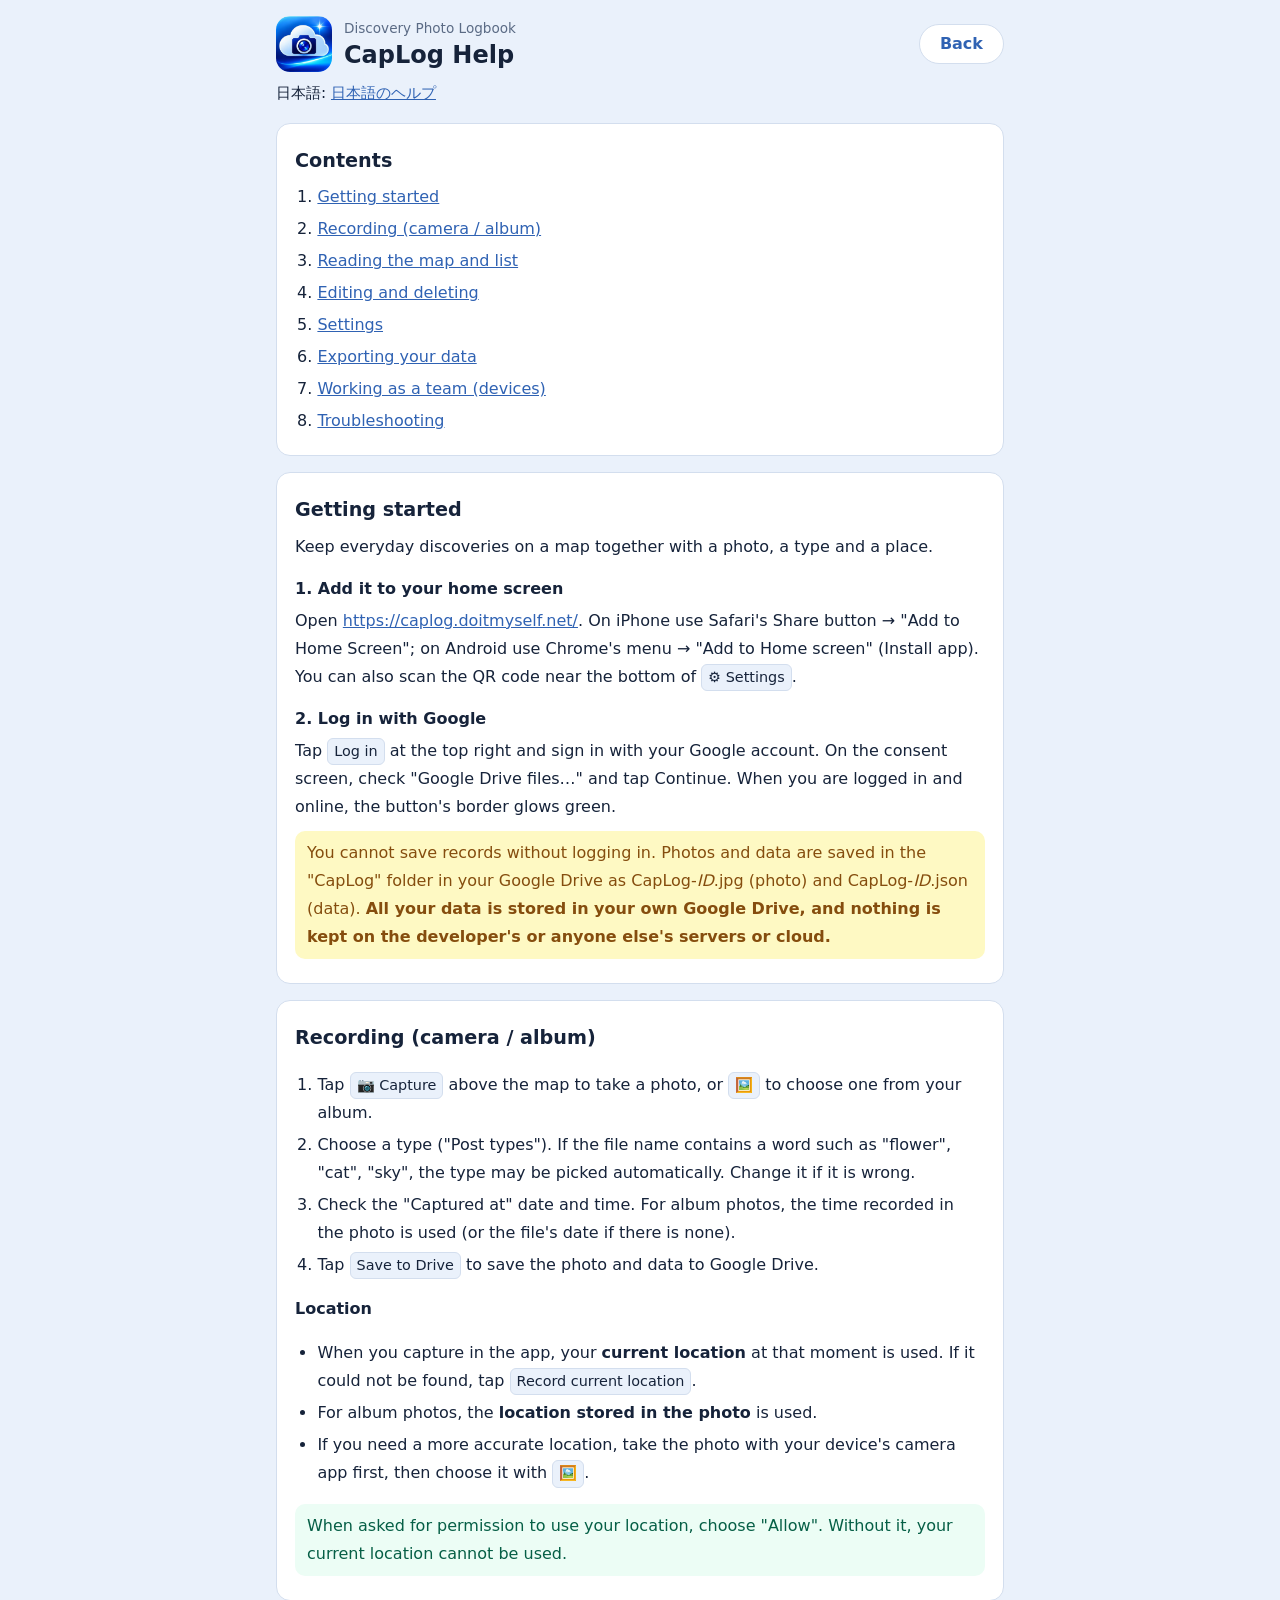
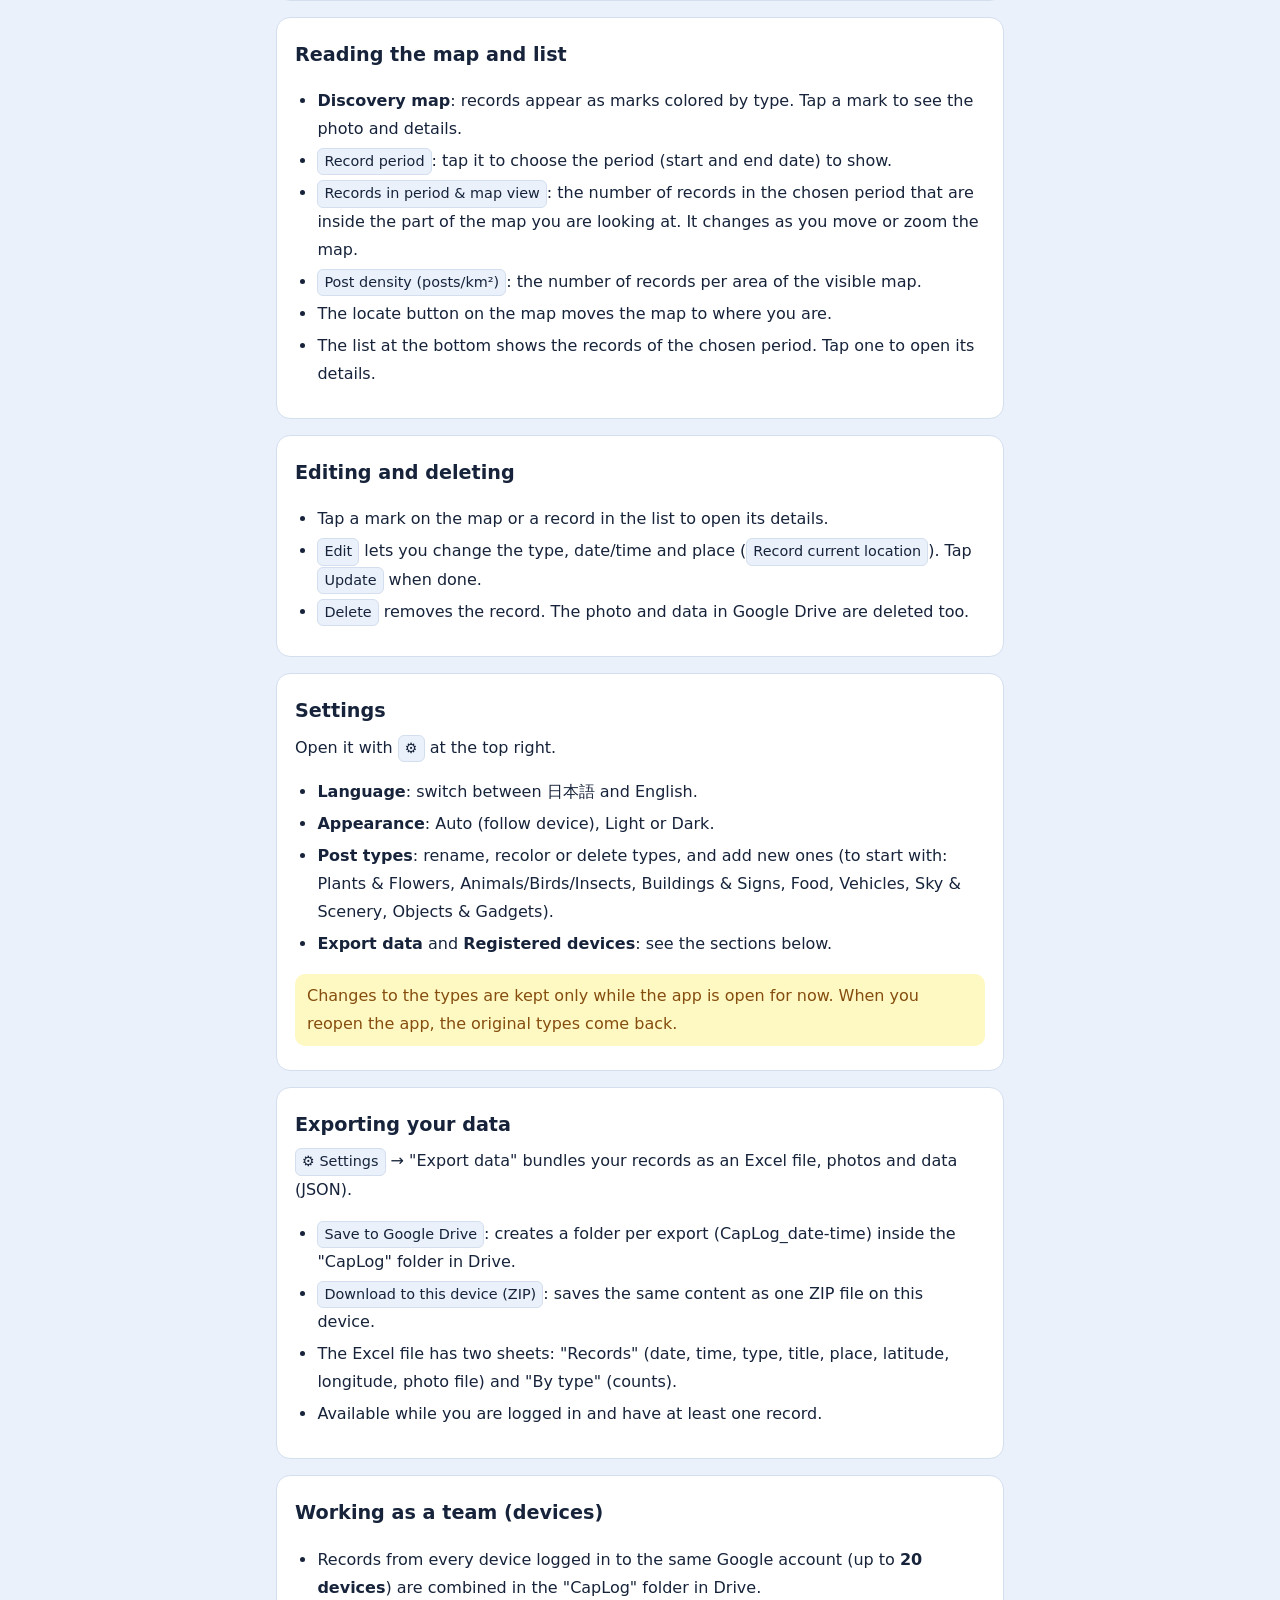
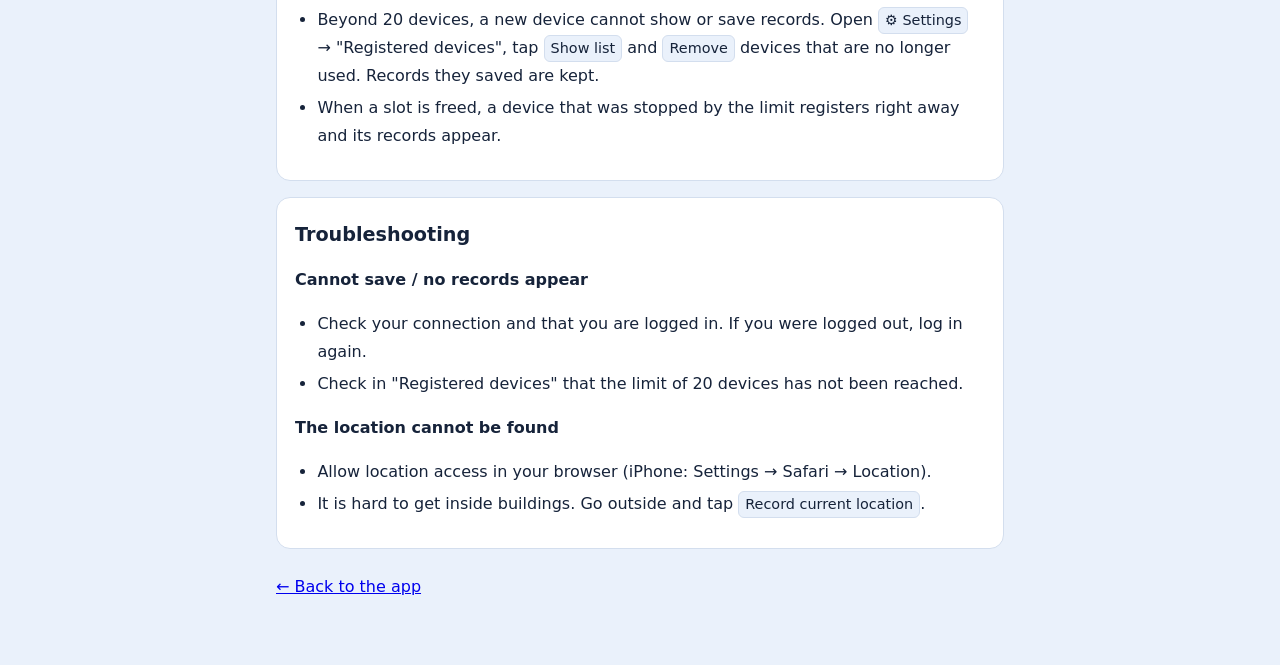
<file: help.html>
<!doctype html>
<html lang="ja">
  <head>
    <meta charset="UTF-8" />
    <meta name="viewport" content="width=device-width, initial-scale=1.0" />
    <title>ヘルプ / Help — CapLog</title>
    <link rel="icon" href="./icons/favicon.ico" sizes="48x48" />
    <style>
      :root {
        --bg: #eaf1fb;
        --card: #ffffff;
        --text: #16233a;
        --muted: #5b6b85;
        --border: #d3deee;
        --accent: #2f62b3;
        --tip-bg: #ecfdf5;
        --tip-text: #065f46;
        --note-bg: #fef9c3;
        --note-text: #854d0e;
        color-scheme: light dark;
      }
      @media (prefers-color-scheme: dark) {
        :root:not([data-theme='light']) {
          --bg: #0a1220;
        --card: #131e33;
        --text: #e6eefb;
        --muted: #93a4c2;
        --border: #25334f;
        --accent: #8fb8f0;
          --tip-bg: #052e16;
          --tip-text: #a7f3d0;
          --note-bg: #422006;
          --note-text: #fde68a;
        }
      }
      :root[data-theme='dark'] {
        --bg: #0a1220;
        --card: #131e33;
        --text: #e6eefb;
        --muted: #93a4c2;
        --border: #25334f;
        --accent: #8fb8f0;
        --tip-bg: #052e16;
        --tip-text: #a7f3d0;
        --note-bg: #422006;
        --note-text: #fde68a;
      }
      :root[data-theme='light'] { color-scheme: light; }
      :root[data-theme='dark'] { color-scheme: dark; }
      * { box-sizing: border-box; }
      body {
        margin: 0;
        background: var(--bg);
        color: var(--text);
        font-family: system-ui, -apple-system, 'Segoe UI', 'Hiragino Sans', 'Noto Sans JP', sans-serif;
        line-height: 1.75;
        overflow-wrap: anywhere;
      }
      main { max-width: 760px; margin: 0 auto; padding: 16px 16px 64px; }
      /* 「戻る」ボタン。タイトルと同じ行の右端に置く */
      .back-button {
        flex: none;
        margin-left: auto;
        font: inherit;
        font-weight: 700;
        min-height: 40px;
        padding: 0 20px;
        border: 1px solid var(--border);
        border-radius: 999px;
        background: var(--card);
        color: var(--accent);
        cursor: pointer;
        touch-action: manipulation;
      }
      .back-button:hover { border-color: var(--accent); }
      .back-button:focus-visible { outline: 2px solid var(--accent); outline-offset: 2px; }
      header { display: flex; align-items: center; gap: 12px; margin-bottom: 8px; }
      header img { width: 56px; height: 56px; border-radius: 14px; }
      header > div { min-width: 0; }
      h1 { font-size: 1.5rem; margin: 0; line-height: 1.3; }
      .lang-switch { margin: 8px 0 16px; font-size: 0.95rem; }
      .lang-switch a { color: var(--accent); }
      nav.toc, section {
        background: var(--card);
        border: 1px solid var(--border);
        border-radius: 14px;
        padding: 6px 18px 14px;
        margin-bottom: 16px;
      }
      nav.toc ol { padding-left: 1.4em; margin: 6px 0; }
      nav.toc a, section a { color: var(--accent); }
      h2 { font-size: 1.2rem; margin: 14px 0 6px; }
      h3 { font-size: 1rem; margin: 14px 0 4px; }
      p, li { margin: 4px 0; }
      ul, ol { padding-left: 1.4em; }
      .tip, .note { border-radius: 10px; padding: 8px 12px; margin: 10px 0; }
      .tip { background: var(--tip-bg); color: var(--tip-text); }
      .note { background: var(--note-bg); color: var(--note-text); }
      kbd {
        display: inline-block;
        padding: 0 6px;
        border: 1px solid var(--border);
        border-radius: 6px;
        background: var(--bg);
        font: inherit;
        font-size: 0.9em;
        white-space: nowrap;
      }
      /* 選んだ言語のヘルプだけを表示する（下のスクリプトで切り替える） */
      [hidden] { display: none !important; }
      .back { display: inline-block; margin-top: 8px; }
    </style>
  </head>
  <body>
    <main>

      <div id="ja" lang="ja">
        <header>
          <img src="./icons/icon-192.png" alt="" />
          <div>
            <div style="color: var(--muted); font-size: 0.85rem">発見撮影記録帳</div>
            <h1>CapLog ヘルプ</h1>
          </div>
          <button type="button" class="back-button">戻る</button>
        </header>
        <p class="lang-switch">English: <a href="?lang=en">Help in English</a></p>

        <nav class="toc" aria-label="目次">
          <h2>目次</h2>
          <ol>
            <li><a href="#ja-start">はじめに（最初の準備）</a></li>
            <li><a href="#ja-record">記録する（撮影・アルバム）</a></li>
            <li><a href="#ja-map">地図と一覧の見かた</a></li>
            <li><a href="#ja-edit">記録を直す・消す</a></li>
            <li><a href="#ja-settings">設定</a></li>
            <li><a href="#ja-export">データのエクスポート</a></li>
            <li><a href="#ja-team">複数人で使う（端末の管理）</a></li>
            <li><a href="#ja-trouble">困ったとき</a></li>
          </ol>
        </nav>

        <section id="ja-start">
          <h2>はじめに（最初の準備）</h2>
          <p>日常の発見を、写真・種類・場所と一緒に地図に残すアプリです。</p>
          <h3>① ホーム画面に追加する</h3>
          <p>
            <a href="https://caplog.doitmyself.net/">https://caplog.doitmyself.net/</a> を開き、iPhone は Safari の共有ボタン →「ホーム画面に追加」、Android は Chrome のメニュー →「ホーム画面に追加」（アプリをインストール）で、アプリと同じように使えます。
            <kbd>⚙ 設定</kbd> の下の方にある QR コードを、スマートフォンで読み取っても開けます。
          </p>
          <h3>② Google にログインする</h3>
          <p>
            右上の <kbd>ログイン</kbd> を押し、Google アカウントでログインします。確認画面では「Google ドライブのファイル…」にチェックを入れて「続行」を押してください。
            ログインできると、ボタンの縁が<strong>緑にふわっと光ります</strong>（オンラインで使える状態）。
          </p>
          <div class="note">
            ログインしないと、記録を保存できません。写真とデータは、あなたの Google ドライブの「CapLog」フォルダーに、CapLog-<em>ID</em>.jpg（写真）と CapLog-<em>ID</em>.json（データ）として保存されます。<strong>データはすべて、あなた自身の Google ドライブに保存され、開発者や他社のサーバー・クラウドには残りません。</strong>
          </div>
        </section>

        <section id="ja-record">
          <h2>記録する（撮影・アルバム）</h2>
          <ol>
            <li>地図の上の <kbd>📷 撮影</kbd> を押して撮影するか、<kbd>🖼️</kbd> でアルバムの写真を選びます。</li>
            <li>「投稿の種類」を選びます。ファイル名に「花」「猫」「cat」「sky」などのことばが入っていると、種類が自動で選ばれることがあります。違っていたら選び直してください。</li>
            <li>「撮影日時」を確認します。アルバムの写真は、写真に記録された撮影日時が入ります（無ければファイルの日時）。</li>
            <li><kbd>Drive に保存</kbd> を押すと、写真とデータが Google ドライブに保存されます。</li>
          </ol>
          <h3>場所（位置情報）</h3>
          <ul>
            <li>アプリで撮影したときは、撮影した時点の<strong>現在地</strong>が入ります。場所が取れなかったときは <kbd>現在位置を記録</kbd> を押してください。</li>
            <li>アルバムの写真は、<strong>写真に記録された位置</strong>が入ります。</li>
            <li>より正確な位置が必要なときは、端末のカメラアプリで撮影してから、<kbd>🖼️</kbd> でその写真を選びます。</li>
          </ul>
          <div class="tip">位置情報の許可を求められたら「許可」を選んでください。許可しないと、現在地が使えません。</div>
        </section>

        <section id="ja-map">
          <h2>地図と一覧の見かた</h2>
          <ul>
            <li><strong>発見マップ</strong>: 記録が、投稿の種類ごとの色のマークで表示されます。マークを押すと、写真と内容が見られます。</li>
            <li><kbd>記録期間</kbd>: 押すと、表示する期間（開始日・終了日）を選べます。</li>
            <li><kbd>期間/地図中の数</kbd>: 選んだ期間の中で、いま地図に見えている範囲にある記録の数です。地図を動かしたり拡大したりすると変わります。</li>
            <li><kbd>投稿密度（件/km²）</kbd>: 地図に見えている範囲の面積あたりの、記録の数です。</li>
            <li>地図の現在地ボタンで、いまいる場所に地図を動かせます。</li>
            <li>下の「最近の記録」の一覧に、選んだ期間の記録が並びます。押すと詳細が開きます。</li>
          </ul>
        </section>

        <section id="ja-edit">
          <h2>記録を直す・消す</h2>
          <ul>
            <li>地図のマークまたは一覧の記録を押して、詳細を開きます。</li>
            <li><kbd>編集</kbd> で、種類・日時・場所（<kbd>現在位置を記録</kbd>）を直せます。直したら <kbd>更新</kbd> を押します。</li>
            <li><kbd>削除</kbd> で、その記録を消します。Google ドライブの写真とデータも削除されます。</li>
          </ul>
        </section>

        <section id="ja-settings">
          <h2>設定</h2>
          <p>右上の <kbd>⚙</kbd> から開きます。</p>
          <ul>
            <li><strong>言語 / Language</strong>: 日本語と English を切り替えます。</li>
            <li><strong>画面の配色</strong>: 自動（端末の設定に合わせる）・ライト・ダーク。</li>
            <li><strong>投稿の種類</strong>: 種類の名前・色の変更、削除、新しい種類の追加ができます（初めは 植物・花、動物・鳥・虫、建物・看板、食べ物、乗り物、空・風景、道具・小物）。</li>
            <li><strong>データのエクスポート</strong>・<strong>登録済みの端末</strong>: 下の各項目を見てください。</li>
          </ul>
          <div class="note">種類の追加・変更は、いまのところ、アプリを開いている間だけ有効です。アプリを開き直すと、最初の種類に戻ります。</div>
        </section>

        <section id="ja-export">
          <h2>データのエクスポート</h2>
          <p><kbd>⚙ 設定</kbd> →「データのエクスポート」で、記録を Excel・写真・データ（JSON）にまとめて書き出せます。</p>
          <ul>
            <li><kbd>Google Drive に保存</kbd>: ドライブの「CapLog」フォルダーの中に、書き出しごとのフォルダー（CapLog_日付-時刻）を作って保存します。</li>
            <li><kbd>この端末にダウンロード（ZIP）</kbd>: 同じ内容を ZIP 1つにまとめて、この端末に保存します。</li>
            <li>Excel には「記録」（日付・時刻・種類・タイトル・場所・緯度・経度・写真ファイル）と、「種類別」の件数の2つのシートが入ります。</li>
            <li>ログインしていて、記録が1件以上あるときに使えます。</li>
          </ul>
        </section>

        <section id="ja-team">
          <h2>複数人で使う（端末の管理）</h2>
          <ul>
            <li>同じ Google アカウントでログインした端末（<strong>最大20台</strong>）の記録は、ドライブの「CapLog」フォルダーに集約されます。</li>
            <li>20台を超えると、新しい端末では記録を表示・保存できません。<kbd>⚙ 設定</kbd> →「登録済みの端末」で <kbd>一覧を表示</kbd> を押し、使わなくなった端末を <kbd>解除</kbd> してください。解除した端末が保存した記録は残ります。</li>
            <li>解除して枠が空くと、上限で止まっていた端末は、その場で登録され、記録が表示されます。</li>
          </ul>
        </section>

        <section id="ja-trouble">
          <h2>困ったとき</h2>
          <h3>保存できない・記録が出てこない</h3>
          <ul>
            <li>通信状況と、ログインしているかを確認します。ログインが切れているときは、もう一度ログインしてください。</li>
            <li>端末の上限（20台）に達していないか、「登録済みの端末」で確認します。</li>
          </ul>
          <h3>場所が取れない</h3>
          <ul>
            <li>ブラウザの位置情報を「許可」にします（iPhone は「設定」→ Safari →「位置情報」）。</li>
            <li>建物の中では取れにくいので、外に出て <kbd>現在位置を記録</kbd> を押します。</li>
          </ul>
        </section>
        <a class="back" href="./">← アプリに戻る</a>
      </div>

      <div id="en" class="en" lang="en">
        <header>
          <img src="./icons/icon-192.png" alt="" />
          <div>
            <div style="color: var(--muted); font-size: 0.85rem">Discovery Photo Logbook</div>
            <h1>CapLog Help</h1>
          </div>
          <button type="button" class="back-button">戻る</button>
        </header>
        <p class="lang-switch">日本語: <a href="?lang=ja">日本語のヘルプ</a></p>

        <nav class="toc" aria-label="Contents">
          <h2>Contents</h2>
          <ol>
            <li><a href="#en-start">Getting started</a></li>
            <li><a href="#en-record">Recording (camera / album)</a></li>
            <li><a href="#en-map">Reading the map and list</a></li>
            <li><a href="#en-edit">Editing and deleting</a></li>
            <li><a href="#en-settings">Settings</a></li>
            <li><a href="#en-export">Exporting your data</a></li>
            <li><a href="#en-team">Working as a team (devices)</a></li>
            <li><a href="#en-trouble">Troubleshooting</a></li>
          </ol>
        </nav>

        <section id="en-start">
          <h2>Getting started</h2>
          <p>Keep everyday discoveries on a map together with a photo, a type and a place.</p>
          <h3>1. Add it to your home screen</h3>
          <p>
            Open <a href="https://caplog.doitmyself.net/">https://caplog.doitmyself.net/</a>. On iPhone use Safari's Share button → "Add to Home Screen"; on Android use Chrome's menu → "Add to Home screen" (Install app). You can also scan the QR code near the bottom of <kbd>⚙ Settings</kbd>.
          </p>
          <h3>2. Log in with Google</h3>
          <p>
            Tap <kbd>Log in</kbd> at the top right and sign in with your Google account. On the consent screen, check "Google Drive files…" and tap Continue. When you are logged in and online, the button's border glows green.
          </p>
          <div class="note">
            You cannot save records without logging in. Photos and data are saved in the "CapLog" folder in your Google Drive as CapLog-<em>ID</em>.jpg (photo) and CapLog-<em>ID</em>.json (data). <strong>All your data is stored in your own Google Drive, and nothing is kept on the developer's or anyone else's servers or cloud.</strong>
          </div>
        </section>

        <section id="en-record">
          <h2>Recording (camera / album)</h2>
          <ol>
            <li>Tap <kbd>📷 Capture</kbd> above the map to take a photo, or <kbd>🖼️</kbd> to choose one from your album.</li>
            <li>Choose a type ("Post types"). If the file name contains a word such as "flower", "cat", "sky", the type may be picked automatically. Change it if it is wrong.</li>
            <li>Check the "Captured at" date and time. For album photos, the time recorded in the photo is used (or the file's date if there is none).</li>
            <li>Tap <kbd>Save to Drive</kbd> to save the photo and data to Google Drive.</li>
          </ol>
          <h3>Location</h3>
          <ul>
            <li>When you capture in the app, your <strong>current location</strong> at that moment is used. If it could not be found, tap <kbd>Record current location</kbd>.</li>
            <li>For album photos, the <strong>location stored in the photo</strong> is used.</li>
            <li>If you need a more accurate location, take the photo with your device's camera app first, then choose it with <kbd>🖼️</kbd>.</li>
          </ul>
          <div class="tip">When asked for permission to use your location, choose "Allow". Without it, your current location cannot be used.</div>
        </section>

        <section id="en-map">
          <h2>Reading the map and list</h2>
          <ul>
            <li><strong>Discovery map</strong>: records appear as marks colored by type. Tap a mark to see the photo and details.</li>
            <li><kbd>Record period</kbd>: tap it to choose the period (start and end date) to show.</li>
            <li><kbd>Records in period &amp; map view</kbd>: the number of records in the chosen period that are inside the part of the map you are looking at. It changes as you move or zoom the map.</li>
            <li><kbd>Post density (posts/km²)</kbd>: the number of records per area of the visible map.</li>
            <li>The locate button on the map moves the map to where you are.</li>
            <li>The list at the bottom shows the records of the chosen period. Tap one to open its details.</li>
          </ul>
        </section>

        <section id="en-edit">
          <h2>Editing and deleting</h2>
          <ul>
            <li>Tap a mark on the map or a record in the list to open its details.</li>
            <li><kbd>Edit</kbd> lets you change the type, date/time and place (<kbd>Record current location</kbd>). Tap <kbd>Update</kbd> when done.</li>
            <li><kbd>Delete</kbd> removes the record. The photo and data in Google Drive are deleted too.</li>
          </ul>
        </section>

        <section id="en-settings">
          <h2>Settings</h2>
          <p>Open it with <kbd>⚙</kbd> at the top right.</p>
          <ul>
            <li><strong>Language</strong>: switch between 日本語 and English.</li>
            <li><strong>Appearance</strong>: Auto (follow device), Light or Dark.</li>
            <li><strong>Post types</strong>: rename, recolor or delete types, and add new ones (to start with: Plants & Flowers, Animals/Birds/Insects, Buildings & Signs, Food, Vehicles, Sky & Scenery, Objects & Gadgets).</li>
            <li><strong>Export data</strong> and <strong>Registered devices</strong>: see the sections below.</li>
          </ul>
          <div class="note">Changes to the types are kept only while the app is open for now. When you reopen the app, the original types come back.</div>
        </section>

        <section id="en-export">
          <h2>Exporting your data</h2>
          <p><kbd>⚙ Settings</kbd> → "Export data" bundles your records as an Excel file, photos and data (JSON).</p>
          <ul>
            <li><kbd>Save to Google Drive</kbd>: creates a folder per export (CapLog_date-time) inside the "CapLog" folder in Drive.</li>
            <li><kbd>Download to this device (ZIP)</kbd>: saves the same content as one ZIP file on this device.</li>
            <li>The Excel file has two sheets: "Records" (date, time, type, title, place, latitude, longitude, photo file) and "By type" (counts).</li>
            <li>Available while you are logged in and have at least one record.</li>
          </ul>
        </section>

        <section id="en-team">
          <h2>Working as a team (devices)</h2>
          <ul>
            <li>Records from every device logged in to the same Google account (up to <strong>20 devices</strong>) are combined in the "CapLog" folder in Drive.</li>
            <li>Beyond 20 devices, a new device cannot show or save records. Open <kbd>⚙ Settings</kbd> → "Registered devices", tap <kbd>Show list</kbd> and <kbd>Remove</kbd> devices that are no longer used. Records they saved are kept.</li>
            <li>When a slot is freed, a device that was stopped by the limit registers right away and its records appear.</li>
          </ul>
        </section>

        <section id="en-trouble">
          <h2>Troubleshooting</h2>
          <h3>Cannot save / no records appear</h3>
          <ul>
            <li>Check your connection and that you are logged in. If you were logged out, log in again.</li>
            <li>Check in "Registered devices" that the limit of 20 devices has not been reached.</li>
          </ul>
          <h3>The location cannot be found</h3>
          <ul>
            <li>Allow location access in your browser (iPhone: Settings → Safari → Location).</li>
            <li>It is hard to get inside buildings. Go outside and tap <kbd>Record current location</kbd>.</li>
          </ul>
        </section>
        <a class="back" href="./">← Back to the app</a>
      </div>
    </main>
    <script>
      // アプリの配色（設定で選んだライト／ダーク）を反映する。「自動」のときは、端末の設定に合わせる
      ;(function () {
        try {
          var pref = localStorage.getItem('caplog-theme')
          if (pref === 'light' || pref === 'dark') document.documentElement.setAttribute('data-theme', pref)
        } catch (e) {}
      })()
      // アプリの言語（?lang=ja / ?lang=en）のヘルプだけを表示する。指定が無ければ、アプリで選んだ言語、端末の言語の順で決める
      ;(function () {
        var param = new URLSearchParams(location.search).get('lang')
        var hash = location.hash.replace('#', '')
        var saved = null
        try { saved = localStorage.getItem('caplog-language') } catch (e) {}
        var lang = param === 'en' || param === 'ja' ? param : hash === 'en' || hash === 'ja' ? hash : saved === 'en' || saved === 'ja' ? saved : null
        if (!lang) lang = (navigator.language || '').toLowerCase().indexOf('ja') === 0 ? 'ja' : 'en'
        document.getElementById(lang === 'en' ? 'ja' : 'en').hidden = true
        document.documentElement.lang = lang
        document.title = lang === 'en' ? 'Help — CapLog' : 'ヘルプ — CapLog'

        // 右上の「戻る」。別のタブで開いている時は、そのタブを閉じて元のアプリの画面に戻る。
        // タブを閉じられない時（同じタブで開いた時・iPhone など）は、アプリの画面に移る
        var backs = document.querySelectorAll('.back-button')
        for (var i = 0; i < backs.length; i++) {
          backs[i].textContent = lang === 'en' ? 'Back' : '戻る'
          backs[i].addEventListener('click', function () {
            window.close()
            setTimeout(function () {
              location.href = './'
            }, 250)
          })
        }
      })()
    </script>
  </body>
</html>
</file>
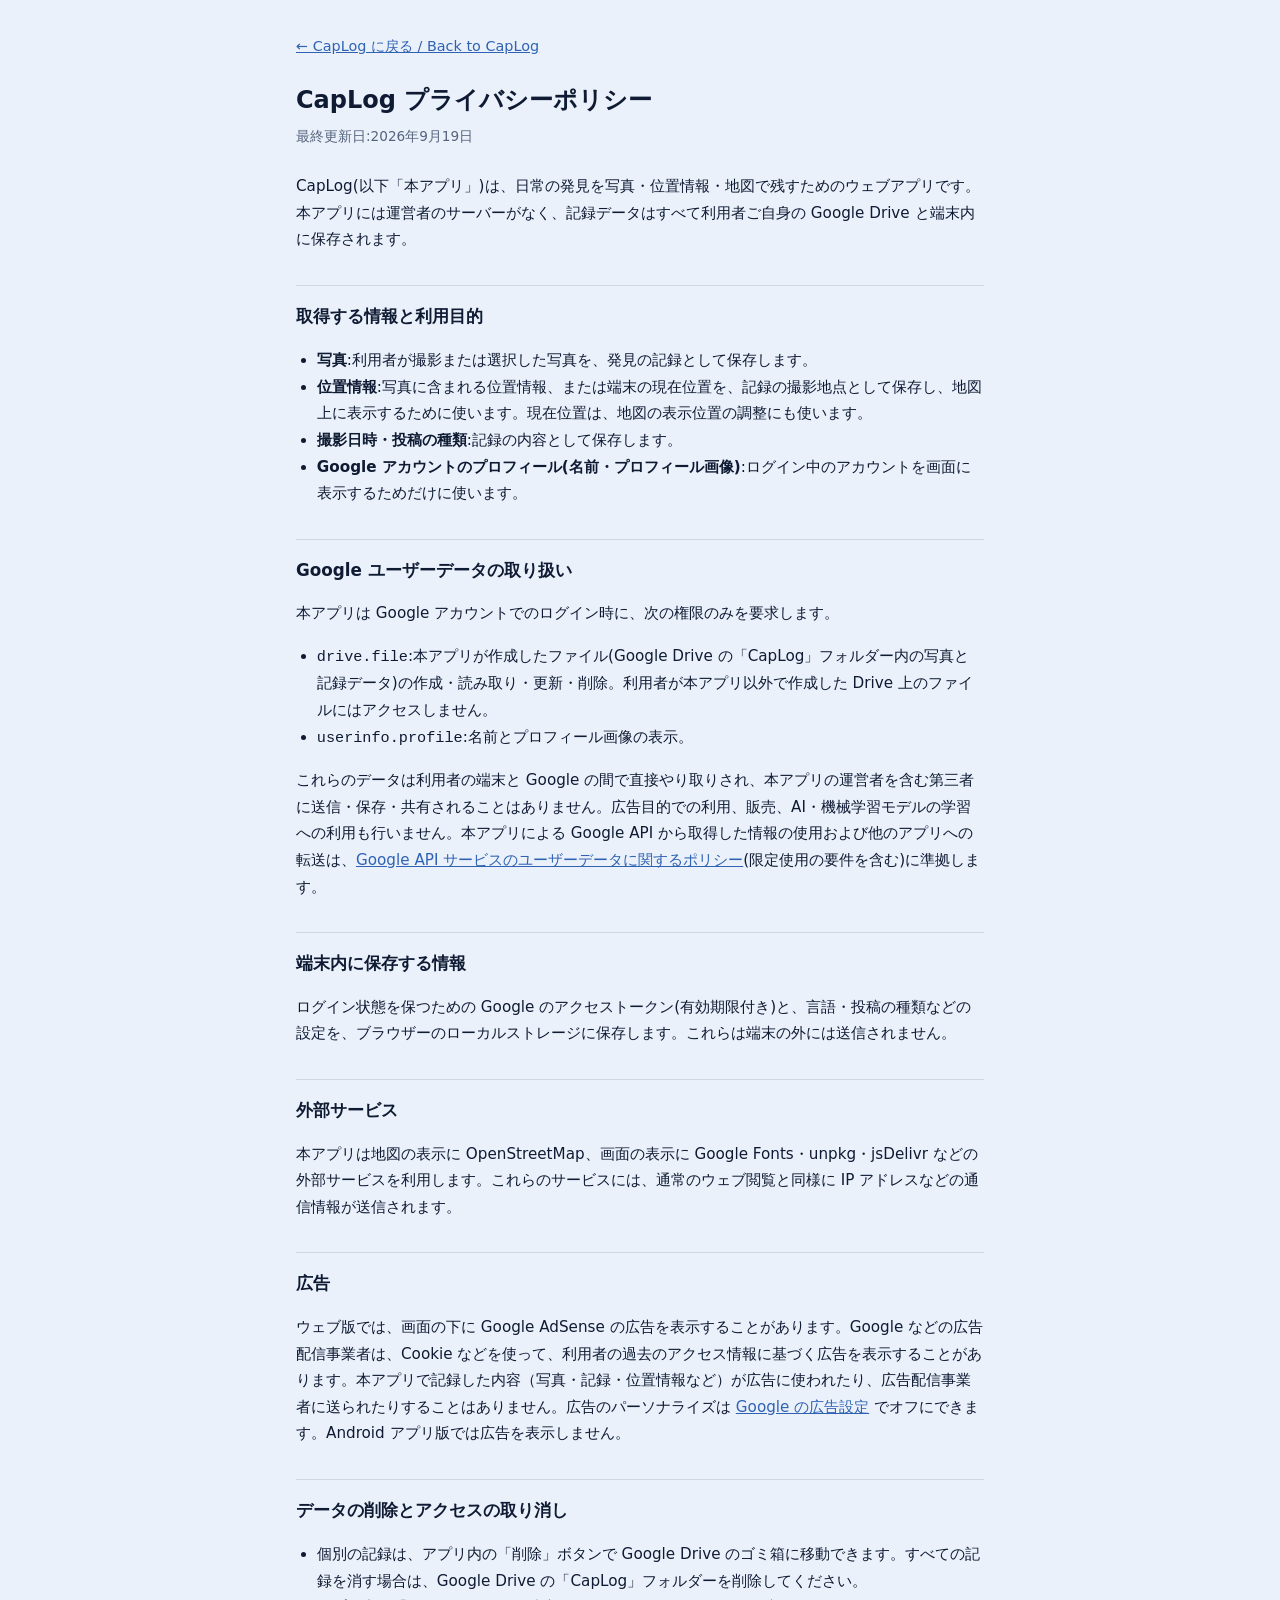
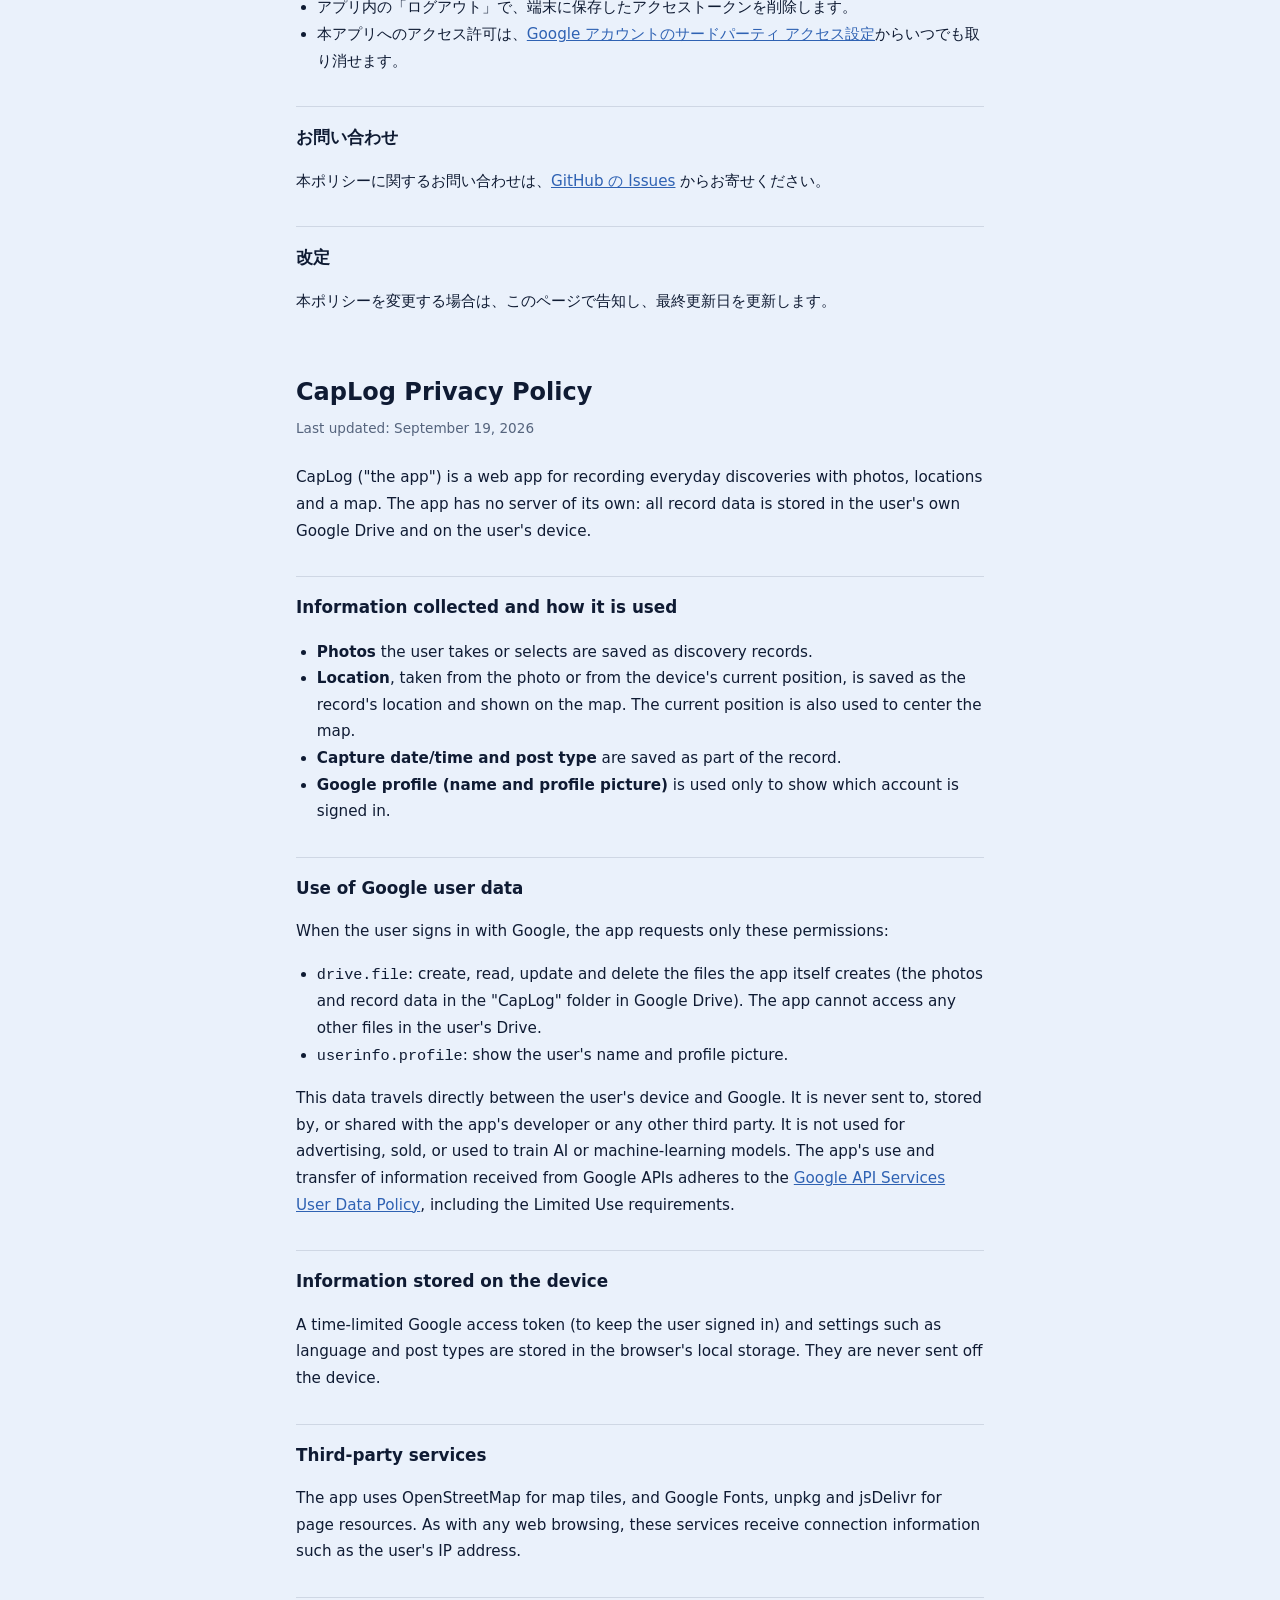
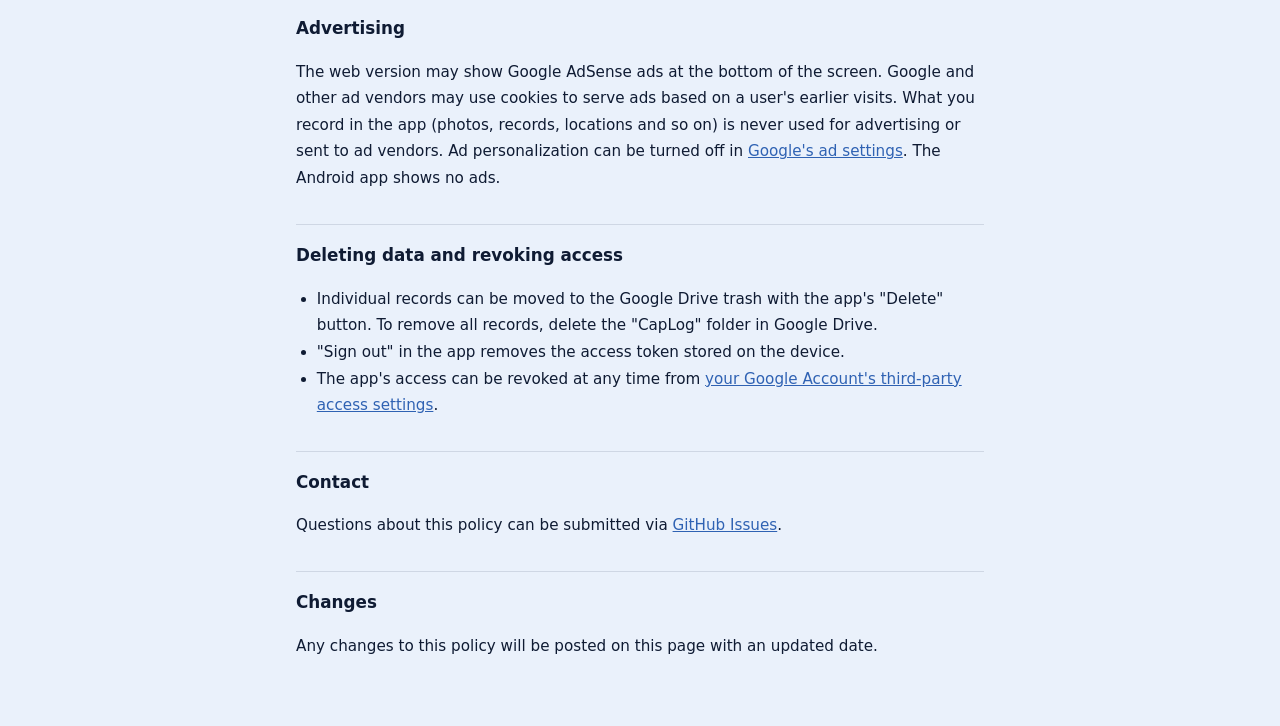
<file: privacy.html>
<!DOCTYPE html>
<html lang="ja">
  <head>
    <meta charset="UTF-8" />
    <meta name="viewport" content="width=device-width, initial-scale=1.0" />
    <title>CapLog プライバシーポリシー</title>
    <link rel="icon" type="image/png" sizes="32x32" href="icons/icon-32.png" />
    <meta name="theme-color" content="#0a1220" />
    <style>
      :root {
        --bg: #0a1220;
        --surface: #14213a;
        --text: #eef4ff;
        --muted: #93a4c0;
        --line: rgba(200, 220, 255, 0.16);
        --accent: #8ec1ff;
      }
      /* アプリの設定で選んだ配色（ライト/ダーク）に合わせる。自動の時は端末の設定に従う */
      :root[data-theme='light'] {
        --bg: #eaf1fb;
        --surface: #ffffff;
        --text: #0f1b33;
        --muted: #55647d;
        --line: rgba(15, 30, 60, 0.12);
        --accent: #2f62b3;
      }
      @media (prefers-color-scheme: light) {
        :root:not([data-theme]) {
          --bg: #eaf1fb;
          --surface: #ffffff;
          --text: #0f1b33;
          --muted: #55647d;
          --line: rgba(15, 30, 60, 0.12);
          --accent: #2f62b3;
        }
      }
      * { box-sizing: border-box; }
      body {
        margin: 0;
        background: var(--bg);
        color: var(--text);
        font-family: "Noto Sans JP", system-ui, sans-serif;
        line-height: 1.75;
      }
      main {
        width: min(100%, 720px);
        margin: 0 auto;
        padding: 32px 16px 56px;
      }
      h1 { font-size: 1.5rem; margin: 0 0 4px; }
      h2 {
        font-size: 1.05rem;
        margin: 32px 0 8px;
        padding-top: 16px;
        border-top: 1px solid var(--line);
      }
      p, li { font-size: 0.95rem; }
      ul { padding-left: 1.3em; }
      .meta { color: var(--muted); font-size: 0.85rem; margin: 0 0 24px; }
      .lang-section { margin-top: 56px; }
      a { color: var(--accent); overflow-wrap: anywhere; }
      .back { display: inline-block; margin-bottom: 20px; font-size: 0.9rem; }
    </style>
    <script>
      try {
        var theme = localStorage.getItem('caplog-theme');
        if (theme === 'light' || theme === 'dark') document.documentElement.setAttribute('data-theme', theme);
      } catch (e) {}
    </script>
  </head>
  <body>
    <main>
      <a class="back" href="./">← CapLog に戻る / Back to CapLog</a>

      <section lang="ja">
        <h1>CapLog プライバシーポリシー</h1>
        <p class="meta">最終更新日:2026年9月19日</p>

        <p>CapLog(以下「本アプリ」)は、日常の発見を写真・位置情報・地図で残すためのウェブアプリです。本アプリには運営者のサーバーがなく、記録データはすべて利用者ご自身の Google Drive と端末内に保存されます。</p>

        <h2>取得する情報と利用目的</h2>
        <ul>
          <li><strong>写真</strong>:利用者が撮影または選択した写真を、発見の記録として保存します。</li>
          <li><strong>位置情報</strong>:写真に含まれる位置情報、または端末の現在位置を、記録の撮影地点として保存し、地図上に表示するために使います。現在位置は、地図の表示位置の調整にも使います。</li>
          <li><strong>撮影日時・投稿の種類</strong>:記録の内容として保存します。</li>
          <li><strong>Google アカウントのプロフィール(名前・プロフィール画像)</strong>:ログイン中のアカウントを画面に表示するためだけに使います。</li>
        </ul>

        <h2>Google ユーザーデータの取り扱い</h2>
        <p>本アプリは Google アカウントでのログイン時に、次の権限のみを要求します。</p>
        <ul>
          <li><code>drive.file</code>:本アプリが作成したファイル(Google Drive の「CapLog」フォルダー内の写真と記録データ)の作成・読み取り・更新・削除。利用者が本アプリ以外で作成した Drive 上のファイルにはアクセスしません。</li>
          <li><code>userinfo.profile</code>:名前とプロフィール画像の表示。</li>
        </ul>
        <p>これらのデータは利用者の端末と Google の間で直接やり取りされ、本アプリの運営者を含む第三者に送信・保存・共有されることはありません。広告目的での利用、販売、AI・機械学習モデルの学習への利用も行いません。本アプリによる Google API から取得した情報の使用および他のアプリへの転送は、<a href="https://developers.google.com/terms/api-services-user-data-policy" target="_blank" rel="noopener">Google API サービスのユーザーデータに関するポリシー</a>(限定使用の要件を含む)に準拠します。</p>

        <h2>端末内に保存する情報</h2>
        <p>ログイン状態を保つための Google のアクセストークン(有効期限付き)と、言語・投稿の種類などの設定を、ブラウザーのローカルストレージに保存します。これらは端末の外には送信されません。</p>

        <h2>外部サービス</h2>
        <p>本アプリは地図の表示に OpenStreetMap、画面の表示に Google Fonts・unpkg・jsDelivr などの外部サービスを利用します。これらのサービスには、通常のウェブ閲覧と同様に IP アドレスなどの通信情報が送信されます。</p>

        <h2>広告</h2>
        <p>ウェブ版では、画面の下に Google AdSense の広告を表示することがあります。Google などの広告配信事業者は、Cookie などを使って、利用者の過去のアクセス情報に基づく広告を表示することがあります。本アプリで記録した内容（写真・記録・位置情報など）が広告に使われたり、広告配信事業者に送られたりすることはありません。広告のパーソナライズは <a href="https://adssettings.google.com" target="_blank" rel="noopener">Google の広告設定</a> でオフにできます。Android アプリ版では広告を表示しません。</p>
        <h2>データの削除とアクセスの取り消し</h2>
        <ul>
          <li>個別の記録は、アプリ内の「削除」ボタンで Google Drive のゴミ箱に移動できます。すべての記録を消す場合は、Google Drive の「CapLog」フォルダーを削除してください。</li>
          <li>アプリ内の「ログアウト」で、端末に保存したアクセストークンを削除します。</li>
          <li>本アプリへのアクセス許可は、<a href="https://myaccount.google.com/permissions" target="_blank" rel="noopener">Google アカウントのサードパーティ アクセス設定</a>からいつでも取り消せます。</li>
        </ul>

        <h2>お問い合わせ</h2>
        <p>本ポリシーに関するお問い合わせは、<a href="https://github.com/fuuchan-lab/CapLog/issues" target="_blank" rel="noopener">GitHub の Issues</a> からお寄せください。</p>

        <h2>改定</h2>
        <p>本ポリシーを変更する場合は、このページで告知し、最終更新日を更新します。</p>
      </section>

      <section class="lang-section" lang="en">
        <h1>CapLog Privacy Policy</h1>
        <p class="meta">Last updated: September 19, 2026</p>

        <p>CapLog ("the app") is a web app for recording everyday discoveries with photos, locations and a map. The app has no server of its own: all record data is stored in the user's own Google Drive and on the user's device.</p>

        <h2>Information collected and how it is used</h2>
        <ul>
          <li><strong>Photos</strong> the user takes or selects are saved as discovery records.</li>
          <li><strong>Location</strong>, taken from the photo or from the device's current position, is saved as the record's location and shown on the map. The current position is also used to center the map.</li>
          <li><strong>Capture date/time and post type</strong> are saved as part of the record.</li>
          <li><strong>Google profile (name and profile picture)</strong> is used only to show which account is signed in.</li>
        </ul>

        <h2>Use of Google user data</h2>
        <p>When the user signs in with Google, the app requests only these permissions:</p>
        <ul>
          <li><code>drive.file</code>: create, read, update and delete the files the app itself creates (the photos and record data in the "CapLog" folder in Google Drive). The app cannot access any other files in the user's Drive.</li>
          <li><code>userinfo.profile</code>: show the user's name and profile picture.</li>
        </ul>
        <p>This data travels directly between the user's device and Google. It is never sent to, stored by, or shared with the app's developer or any other third party. It is not used for advertising, sold, or used to train AI or machine-learning models. The app's use and transfer of information received from Google APIs adheres to the <a href="https://developers.google.com/terms/api-services-user-data-policy" target="_blank" rel="noopener">Google API Services User Data Policy</a>, including the Limited Use requirements.</p>

        <h2>Information stored on the device</h2>
        <p>A time-limited Google access token (to keep the user signed in) and settings such as language and post types are stored in the browser's local storage. They are never sent off the device.</p>

        <h2>Third-party services</h2>
        <p>The app uses OpenStreetMap for map tiles, and Google Fonts, unpkg and jsDelivr for page resources. As with any web browsing, these services receive connection information such as the user's IP address.</p>

        <h2>Advertising</h2>
        <p>The web version may show Google AdSense ads at the bottom of the screen. Google and other ad vendors may use cookies to serve ads based on a user's earlier visits. What you record in the app (photos, records, locations and so on) is never used for advertising or sent to ad vendors. Ad personalization can be turned off in <a href="https://adssettings.google.com" target="_blank" rel="noopener">Google's ad settings</a>. The Android app shows no ads.</p>
        <h2>Deleting data and revoking access</h2>
        <ul>
          <li>Individual records can be moved to the Google Drive trash with the app's "Delete" button. To remove all records, delete the "CapLog" folder in Google Drive.</li>
          <li>"Sign out" in the app removes the access token stored on the device.</li>
          <li>The app's access can be revoked at any time from <a href="https://myaccount.google.com/permissions" target="_blank" rel="noopener">your Google Account's third-party access settings</a>.</li>
        </ul>

        <h2>Contact</h2>
        <p>Questions about this policy can be submitted via <a href="https://github.com/fuuchan-lab/CapLog/issues" target="_blank" rel="noopener">GitHub Issues</a>.</p>

        <h2>Changes</h2>
        <p>Any changes to this policy will be posted on this page with an updated date.</p>
      </section>
    </main>
  </body>
</html>
</file>
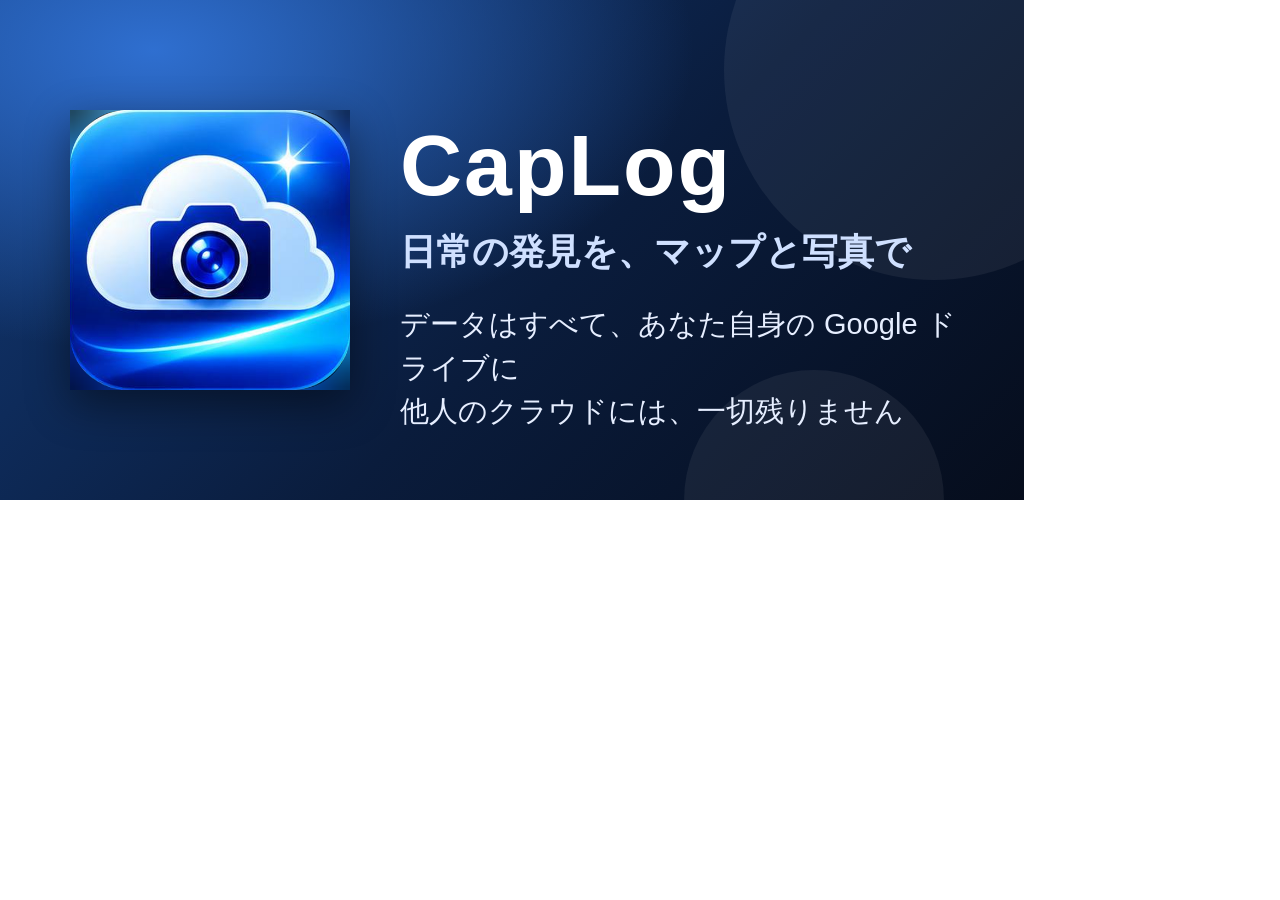
<file: android/store/feature.html>
<!doctype html><meta charset="utf-8">
<style>
html,body{margin:0}
.f{width:1024px;height:500px;position:relative;overflow:hidden;font-family:'Yu Gothic UI','Yu Gothic','Meiryo',sans-serif;color:#fff;background:radial-gradient(900px 500px at 15% 10%,#2f6fd0 0%,rgba(47,111,208,0) 60%),linear-gradient(135deg,#123a78 0%,#0a1c3c 55%,#060d1c 100%)}
.f img{position:absolute;left:70px;top:110px;width:280px;height:280px;filter:drop-shadow(0 14px 22px rgba(0,0,0,.45))}
.t{position:absolute;left:400px;top:120px;right:40px}
h1{margin:0;font-size:86px;font-weight:900;letter-spacing:2px;line-height:1.05}
h2{margin:18px 0 0;font-size:36px;font-weight:700;color:#cfe0ff}
p{margin:26px 0 0;font-size:29px;line-height:1.5;color:#e6eeff}
.dot{position:absolute;border-radius:50%;background:rgba(255,255,255,.06)}
</style>
<div class="f">
 <div class="dot" style="width:420px;height:420px;right:-120px;top:-140px"></div>
 <div class="dot" style="width:260px;height:260px;right:80px;bottom:-130px"></div>
 <img src="icon-512.png">
 <div class="t"><h1>CapLog</h1><h2>日常の発見を、マップと写真で</h2><p>データはすべて、あなた自身の Google ドライブに<br>他人のクラウドには、一切残りません</p></div>
</div>
</file>
